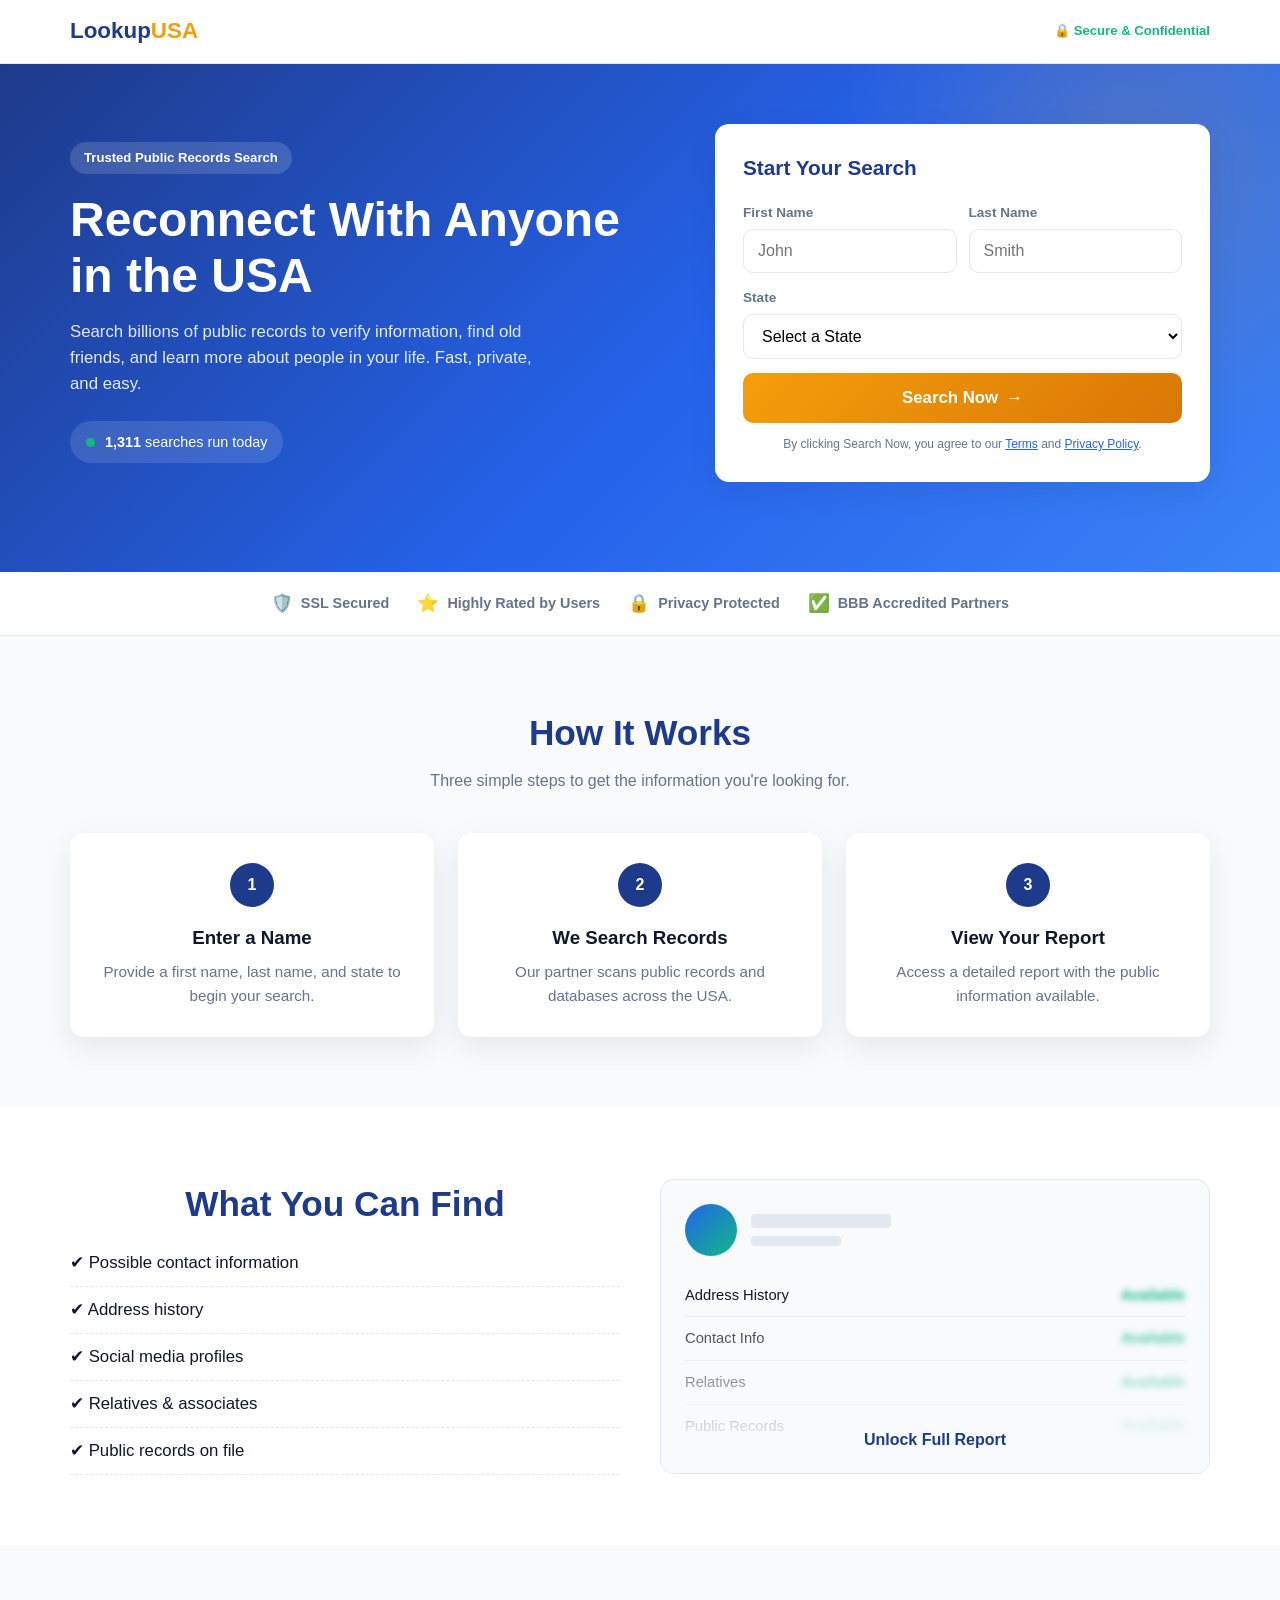
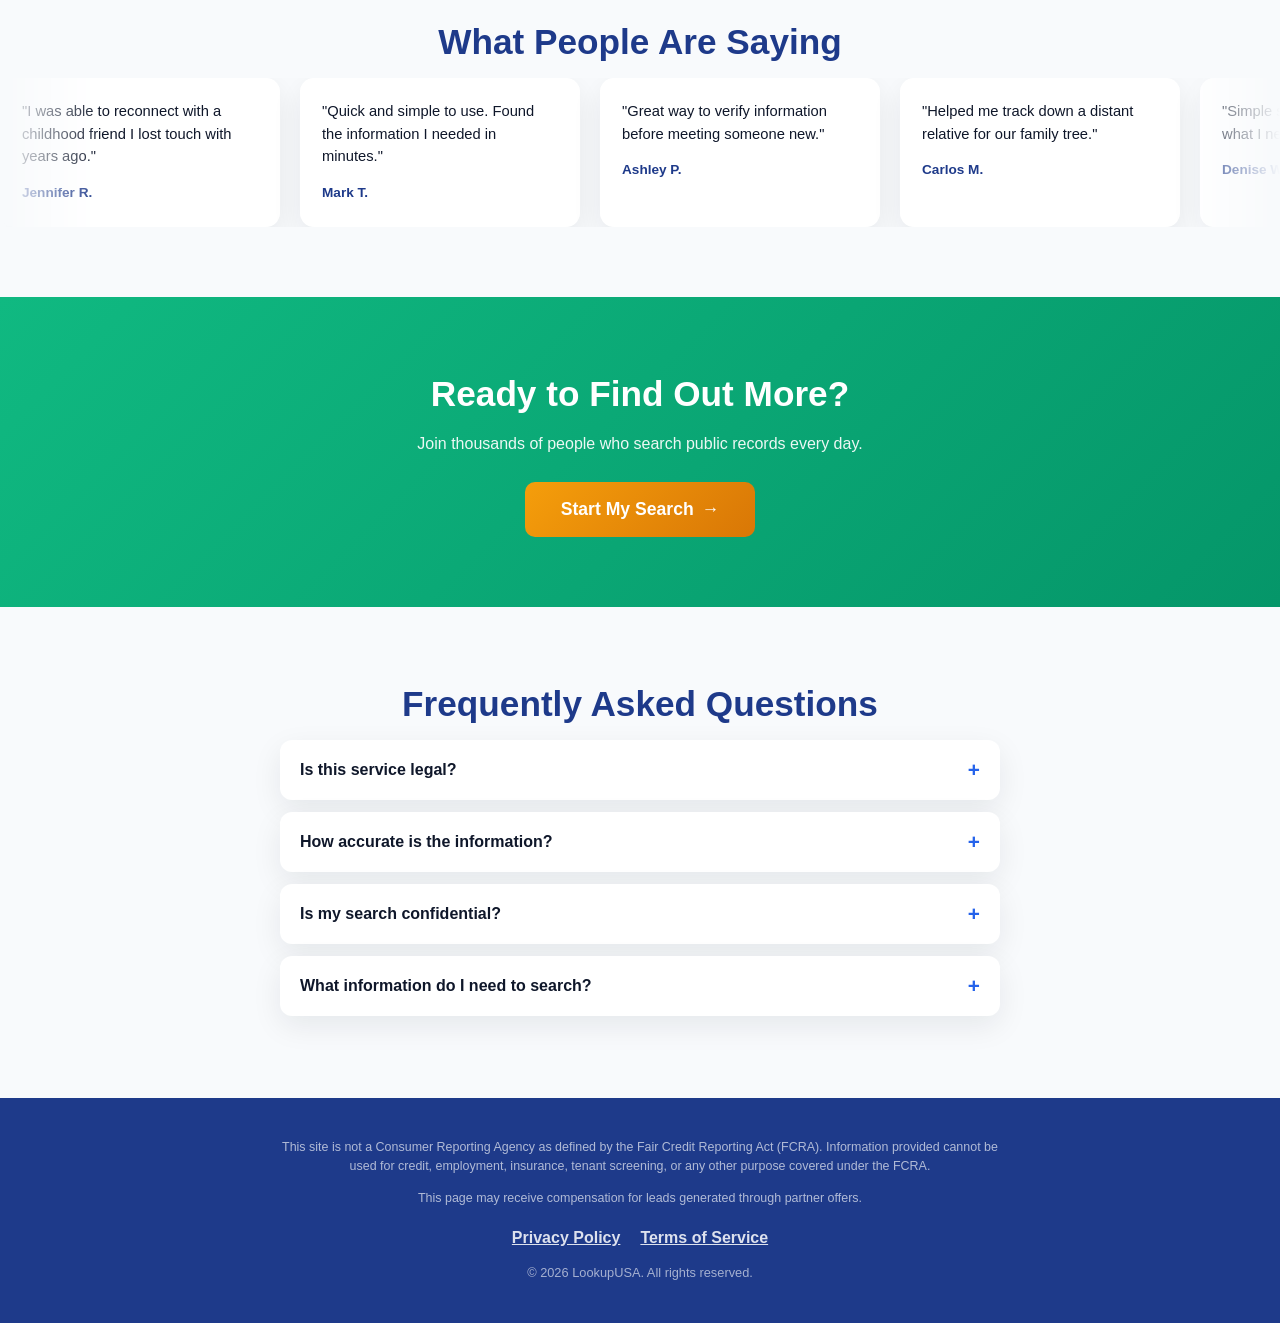
<file: index.html>
<!DOCTYPE html>
<html lang="en">
<head>
<meta charset="UTF-8">
<meta name="viewport" content="width=device-width, initial-scale=1.0">
<title>LookupUSA: Find People & Verify Public Records</title>
<meta name="description" content="Search public records to reconnect with friends, verify information, and learn more about people across the USA.">
<meta name="robots" content="index, follow">
<link rel="preconnect" href="https://fonts.googleapis.com">
<link rel="icon" href="data:,">
<link rel="stylesheet" href="styles.css">
</head>
<body>

<!-- Loading Overlay -->
<div id="loadingOverlay" class="loading-overlay">
  <div class="loader-spinner"></div>
  <p>Searching public records...</p>
</div>

<!-- Header -->
<header class="site-header">
  <div class="container header-inner">
    <a href="index.html" class="logo">Lookup<span>USA</span></a>
    <div class="header-badge">🔒 Secure &amp; Confidential</div>
  </div>
</header>

<!-- Hero Section -->
<section class="hero">
  <div class="container hero-inner">
    <div class="hero-content">
      <span class="hero-tag">Trusted Public Records Search</span>
      <h1>Reconnect With Anyone in the USA</h1>
      <p class="hero-sub">Search billions of public records to verify information, find old friends, and learn more about people in your life. Fast, private, and easy.</p>
      <div class="live-counter">
        <span class="counter-dot"></span>
        <span><strong id="liveCounter">0</strong> searches run today</span>
      </div>
    </div>

    <div class="search-card" id="searchCard">
      <h2>Start Your Search</h2>
      <form id="leadForm" autocomplete="off">
        <div class="form-row">
          <div class="form-group">
            <label for="firstName">First Name</label>
            <input type="text" id="firstName" name="firstName" placeholder="John" required>
          </div>
          <div class="form-group">
            <label for="lastName">Last Name</label>
            <input type="text" id="lastName" name="lastName" placeholder="Smith" required>
          </div>
        </div>
        <div class="form-group">
          <label for="state">State</label>
          <select id="state" name="state" required>
            <option value="" disabled selected>Select a State</option>
          </select>
        </div>
        <button type="submit" class="btn-primary btn-block" id="submitBtn">
          Search Now <span class="arrow">→</span>
        </button>
        <p class="form-disclaimer">By clicking Search Now, you agree to our <a href="terms.html">Terms</a> and <a href="privacy.html">Privacy Policy</a>.</p>
      </form>
      <noscript>
        <a href="https://jobmoz24.com/base2.php" class="btn-primary btn-block">Search Now</a>
      </noscript>
    </div>
  </div>
</section>

<!-- Trust Badges -->
<section class="trust-bar">
  <div class="container trust-inner">
    <div class="trust-item"><span class="trust-icon">🛡️</span> SSL Secured</div>
    <div class="trust-item"><span class="trust-icon">⭐</span> Highly Rated by Users</div>
    <div class="trust-item"><span class="trust-icon">🔒</span> Privacy Protected</div>
    <div class="trust-item"><span class="trust-icon">✅</span> BBB Accredited Partners</div>
  </div>
</section>

<!-- How It Works -->
<section class="how-it-works reveal">
  <div class="container">
    <h2 class="section-title">How It Works</h2>
    <p class="section-sub">Three simple steps to get the information you're looking for.</p>
    <div class="steps-grid">
      <div class="step-card reveal">
        <div class="step-number">1</div>
        <h3>Enter a Name</h3>
        <p>Provide a first name, last name, and state to begin your search.</p>
      </div>
      <div class="step-card reveal">
        <div class="step-number">2</div>
        <h3>We Search Records</h3>
        <p>Our partner scans public records and databases across the USA.</p>
      </div>
      <div class="step-card reveal">
        <div class="step-number">3</div>
        <h3>View Your Report</h3>
        <p>Access a detailed report with the public information available.</p>
      </div>
    </div>
  </div>
</section>

<!-- What You Can Find -->
<section class="what-you-find reveal">
  <div class="container what-grid">
    <div class="what-text">
      <h2 class="section-title">What You Can Find</h2>
      <ul class="check-list">
        <li>✔ Possible contact information</li>
        <li>✔ Address history</li>
        <li>✔ Social media profiles</li>
        <li>✔ Relatives &amp; associates</li>
        <li>✔ Public records on file</li>
      </ul>
    </div>
    <div class="report-preview">
      <div class="report-card">
        <div class="report-header">
          <div class="report-avatar"></div>
          <div>
            <div class="report-name-line"></div>
            <div class="report-sub-line"></div>
          </div>
        </div>
        <div class="report-row"><span>Address History</span><span class="blur-text">Available</span></div>
        <div class="report-row"><span>Contact Info</span><span class="blur-text">Available</span></div>
        <div class="report-row"><span>Relatives</span><span class="blur-text">Available</span></div>
        <div class="report-row"><span>Public Records</span><span class="blur-text">Available</span></div>
        <div class="report-overlay">Unlock Full Report</div>
      </div>
    </div>
  </div>
</section>

<!-- Testimonials Marquee -->
<section class="testimonials reveal">
  <div class="container">
    <h2 class="section-title">What People Are Saying</h2>
  </div>
  <div class="marquee">
    <div class="marquee-track">
      <div class="testimonial-card"><p>"I was able to reconnect with a childhood friend I lost touch with years ago."</p><span>Jennifer R.</span></div>
      <div class="testimonial-card"><p>"Quick and simple to use. Found the information I needed in minutes."</p><span>Mark T.</span></div>
      <div class="testimonial-card"><p>"Great way to verify information before meeting someone new."</p><span>Ashley P.</span></div>
      <div class="testimonial-card"><p>"Helped me track down a distant relative for our family tree."</p><span>Carlos M.</span></div>
      <div class="testimonial-card"><p>"Simple search, easy report, exactly what I needed."</p><span>Denise W.</span></div>
      <div class="testimonial-card"><p>"I was able to reconnect with a childhood friend I lost touch with years ago."</p><span>Jennifer R.</span></div>
      <div class="testimonial-card"><p>"Quick and simple to use. Found the information I needed in minutes."</p><span>Mark T.</span></div>
      <div class="testimonial-card"><p>"Great way to verify information before meeting someone new."</p><span>Ashley P.</span></div>
    </div>
  </div>
</section>

<!-- Urgency CTA -->
<section class="urgency-cta reveal">
  <div class="container urgency-inner">
    <h2>Ready to Find Out More?</h2>
    <p>Join thousands of people who search public records every day.</p>
    <button class="btn-primary btn-large" onclick="document.getElementById('searchCard').scrollIntoView({behavior:'smooth'}); document.getElementById('firstName').focus();">
      Start My Search <span class="arrow">→</span>
    </button>
  </div>
</section>

<!-- FAQ -->
<section class="faq reveal">
  <div class="container">
    <h2 class="section-title">Frequently Asked Questions</h2>
    <div class="faq-list">
      <div class="faq-item">
        <button class="faq-question">Is this service legal? <span class="faq-toggle">+</span></button>
        <div class="faq-answer"><p>Yes. We search publicly available records in compliance with applicable laws. Reports may not be used for FCRA-regulated purposes such as credit, employment, or tenant screening.</p></div>
      </div>
      <div class="faq-item">
        <button class="faq-question">How accurate is the information? <span class="faq-toggle">+</span></button>
        <div class="faq-answer"><p>Information is compiled from public and proprietary databases. Accuracy may vary based on data availability and recency.</p></div>
      </div>
      <div class="faq-item">
        <button class="faq-question">Is my search confidential? <span class="faq-toggle">+</span></button>
        <div class="faq-answer"><p>Yes, your search activity is kept private and is not shared with the person you search for.</p></div>
      </div>
      <div class="faq-item">
        <button class="faq-question">What information do I need to search? <span class="faq-toggle">+</span></button>
        <div class="faq-answer"><p>Just a first name, last name, and state to get started.</p></div>
      </div>
    </div>
  </div>
</section>

<!-- Footer -->
<footer class="site-footer">
  <div class="container footer-inner">
    <p class="fcra-disclaimer">
      This site is not a Consumer Reporting Agency as defined by the Fair Credit Reporting Act (FCRA). Information provided cannot be used for credit, employment, insurance, tenant screening, or any other purpose covered under the FCRA.
    </p>
    <p class="affiliate-disclosure">This page may receive compensation for leads generated through partner offers.</p>
    <div class="footer-links">
      <a href="privacy.html">Privacy Policy</a>
      <a href="terms.html">Terms of Service</a>
    </div>
    <p class="copyright">© <span id="year"></span> LookupUSA. All rights reserved.</p>
  </div>
</footer>

<!-- Exit Intent Popup -->
<div id="exitPopup" class="exit-popup-overlay">
  <div class="exit-popup">
    <button class="exit-popup-close" id="exitPopupClose">×</button>
    <h3>Wait. Don't Miss This!</h3>
    <p>Complete your search now and get instant access to available public records.</p>
    <button class="btn-primary btn-block" id="exitPopupCta">Continue My Search</button>
  </div>
</div>

<div id="toastContainer" class="toast-container"></div>

<script src="script.js"></script>
<script>var clpconfig = { "clroot" : "https://jobmoz24.com/", };</script>
<script src="https://jobmoz24.com/landing.js"></script>
</body>
</html>
</file>
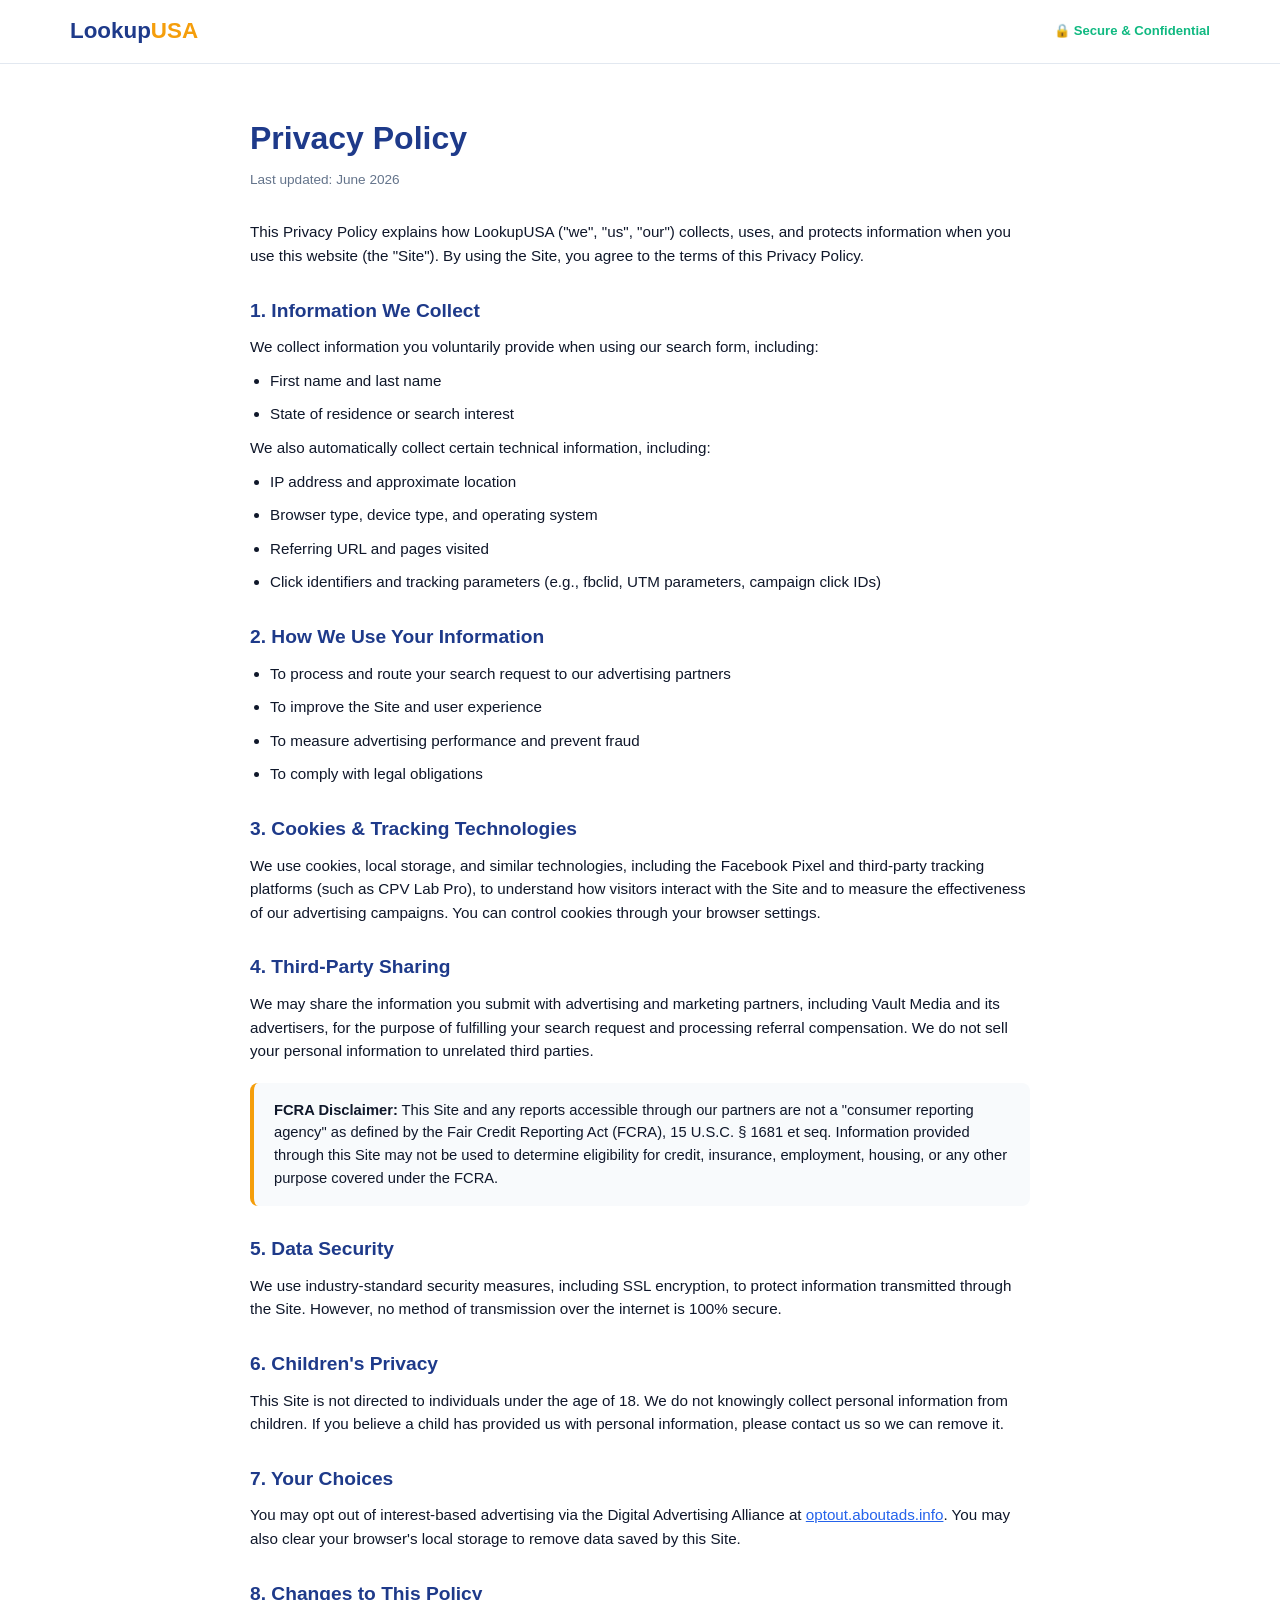
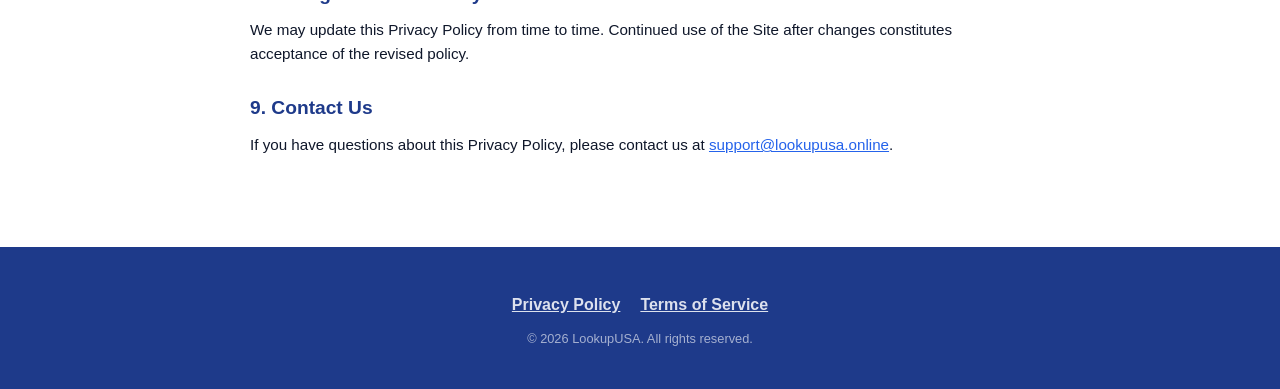
<file: privacy.html>
<!DOCTYPE html>
<html lang="en">
<head>
<meta charset="UTF-8">
<meta name="viewport" content="width=device-width, initial-scale=1.0">
<title>Privacy Policy | LookupUSA</title>
<meta name="robots" content="index, follow">
<link rel="icon" href="data:,">
<link rel="stylesheet" href="styles.css">
</head>
<body>

<header class="site-header">
  <div class="container header-inner">
    <a href="index.html" class="logo">Lookup<span>USA</span></a>
    <div class="header-badge">🔒 Secure &amp; Confidential</div>
  </div>
</header>

<main class="legal-page">
  <div class="container">
    <h1>Privacy Policy</h1>
    <p class="updated">Last updated: June 2026</p>

    <p>This Privacy Policy explains how LookupUSA ("we", "us", "our") collects, uses, and protects information when you use this website (the "Site"). By using the Site, you agree to the terms of this Privacy Policy.</p>

    <h2>1. Information We Collect</h2>
    <p>We collect information you voluntarily provide when using our search form, including:</p>
    <ul>
      <li>First name and last name</li>
      <li>State of residence or search interest</li>
    </ul>
    <p>We also automatically collect certain technical information, including:</p>
    <ul>
      <li>IP address and approximate location</li>
      <li>Browser type, device type, and operating system</li>
      <li>Referring URL and pages visited</li>
      <li>Click identifiers and tracking parameters (e.g., fbclid, UTM parameters, campaign click IDs)</li>
    </ul>

    <h2>2. How We Use Your Information</h2>
    <ul>
      <li>To process and route your search request to our advertising partners</li>
      <li>To improve the Site and user experience</li>
      <li>To measure advertising performance and prevent fraud</li>
      <li>To comply with legal obligations</li>
    </ul>

    <h2>3. Cookies &amp; Tracking Technologies</h2>
    <p>We use cookies, local storage, and similar technologies, including the Facebook Pixel and third-party tracking platforms (such as CPV Lab Pro), to understand how visitors interact with the Site and to measure the effectiveness of our advertising campaigns. You can control cookies through your browser settings.</p>

    <h2>4. Third-Party Sharing</h2>
    <p>We may share the information you submit with advertising and marketing partners, including Vault Media and its advertisers, for the purpose of fulfilling your search request and processing referral compensation. We do not sell your personal information to unrelated third parties.</p>

    <div class="legal-callout">
      <strong>FCRA Disclaimer:</strong> This Site and any reports accessible through our partners are not a "consumer reporting agency" as defined by the Fair Credit Reporting Act (FCRA), 15 U.S.C. § 1681 et seq. Information provided through this Site may not be used to determine eligibility for credit, insurance, employment, housing, or any other purpose covered under the FCRA.
    </div>

    <h2>5. Data Security</h2>
    <p>We use industry-standard security measures, including SSL encryption, to protect information transmitted through the Site. However, no method of transmission over the internet is 100% secure.</p>

    <h2>6. Children's Privacy</h2>
    <p>This Site is not directed to individuals under the age of 18. We do not knowingly collect personal information from children. If you believe a child has provided us with personal information, please contact us so we can remove it.</p>

    <h2>7. Your Choices</h2>
    <p>You may opt out of interest-based advertising via the Digital Advertising Alliance at <a href="https://optout.aboutads.info" target="_blank" rel="noopener">optout.aboutads.info</a>. You may also clear your browser's local storage to remove data saved by this Site.</p>

    <h2>8. Changes to This Policy</h2>
    <p>We may update this Privacy Policy from time to time. Continued use of the Site after changes constitutes acceptance of the revised policy.</p>

    <h2>9. Contact Us</h2>
    <p>If you have questions about this Privacy Policy, please contact us at <a href="mailto:support@lookupusa.online">support@lookupusa.online</a>.</p>
  </div>
</main>

<footer class="site-footer">
  <div class="container footer-inner">
    <div class="footer-links">
      <a href="privacy.html">Privacy Policy</a>
      <a href="terms.html">Terms of Service</a>
    </div>
    <p class="copyright">© <span id="year"></span> LookupUSA. All rights reserved.</p>
  </div>
</footer>

<script>document.getElementById('year').textContent = new Date().getFullYear();</script>
</body>
</html>
</file>
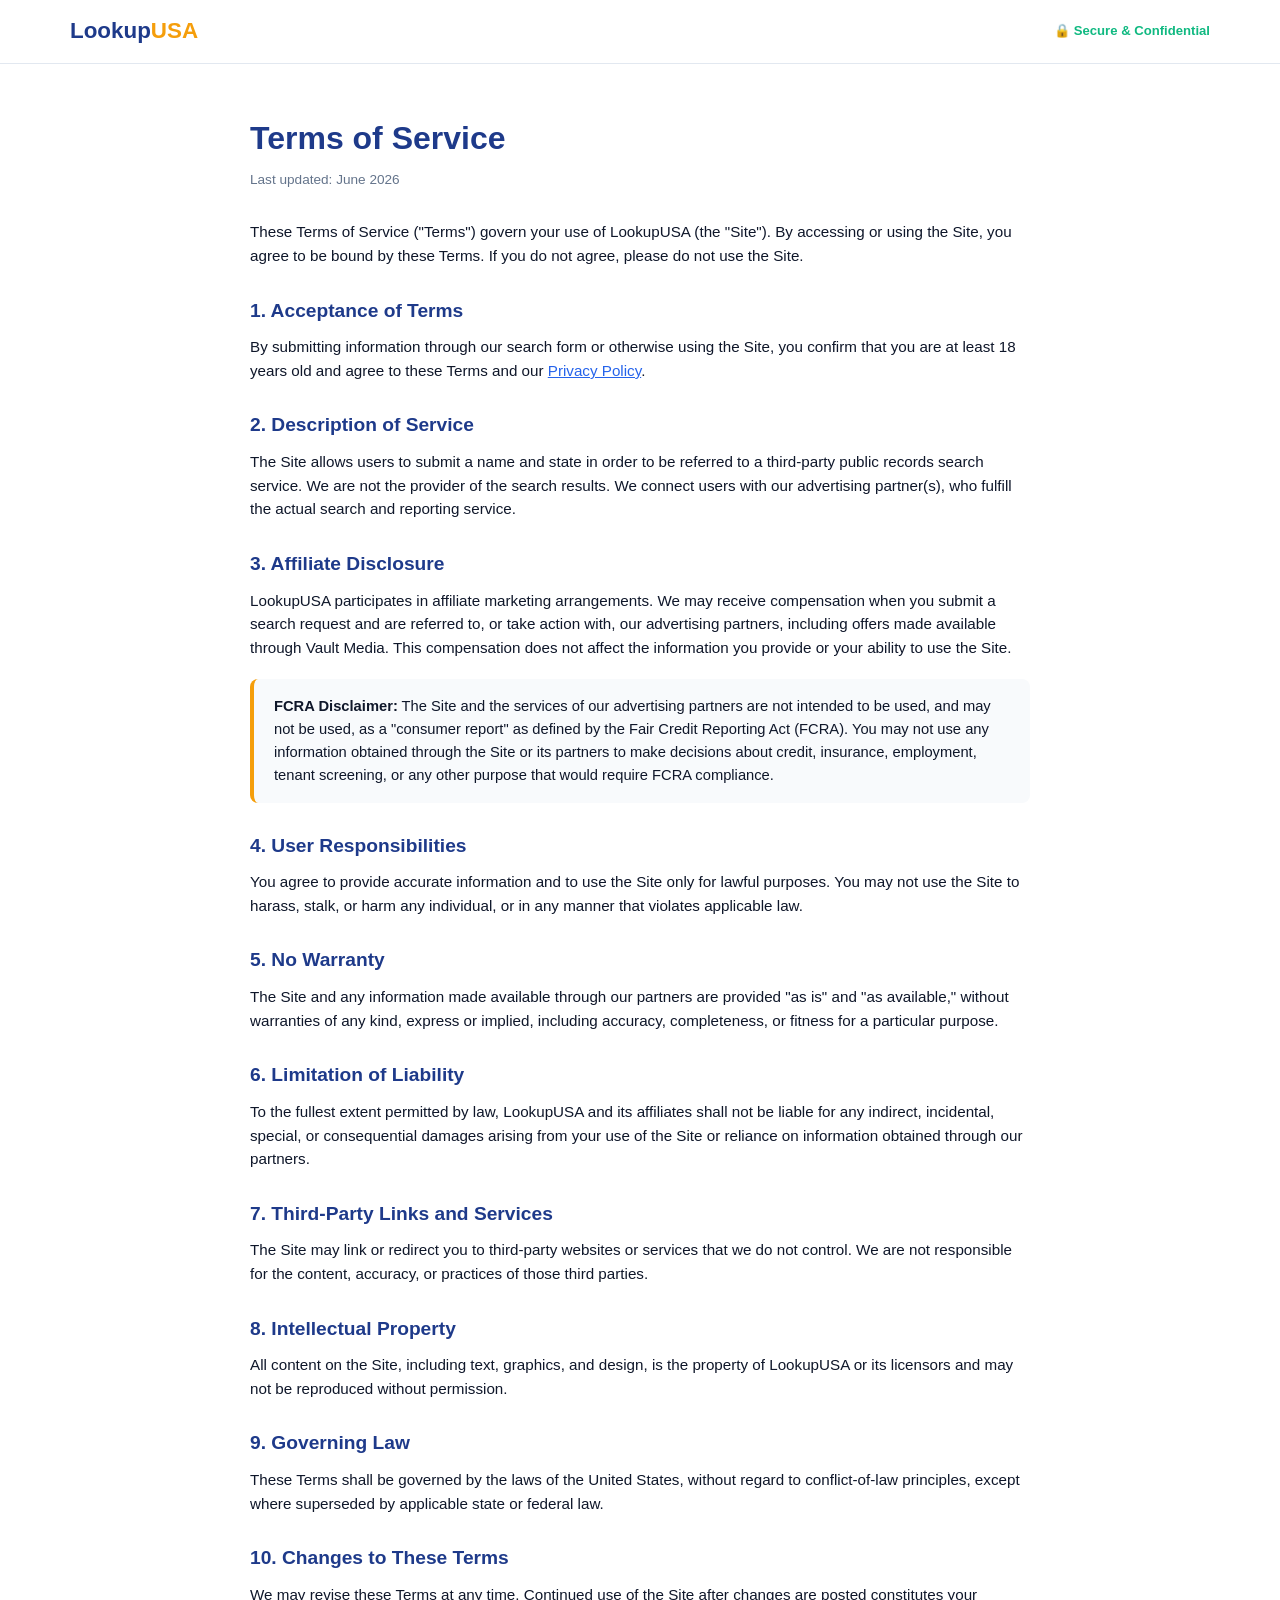
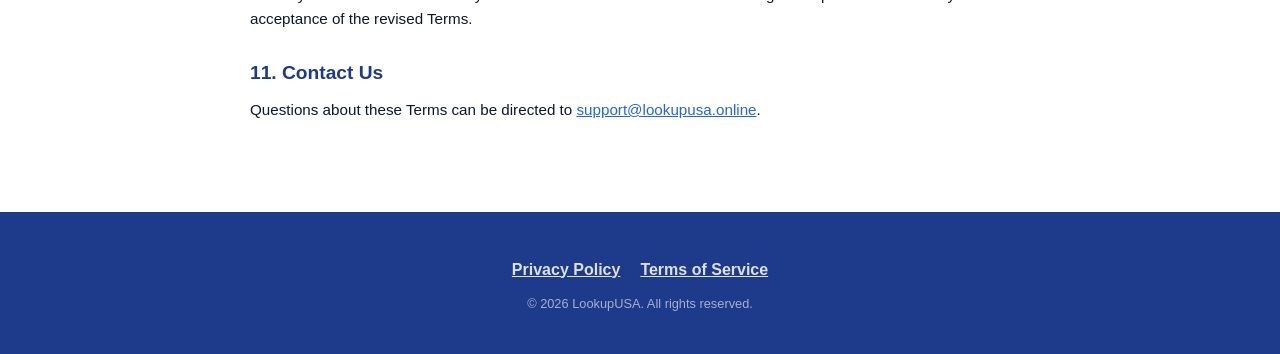
<file: terms.html>
<!DOCTYPE html>
<html lang="en">
<head>
<meta charset="UTF-8">
<meta name="viewport" content="width=device-width, initial-scale=1.0">
<title>Terms of Service | LookupUSA</title>
<meta name="robots" content="index, follow">
<link rel="icon" href="data:,">
<link rel="stylesheet" href="styles.css">
</head>
<body>

<header class="site-header">
  <div class="container header-inner">
    <a href="index.html" class="logo">Lookup<span>USA</span></a>
    <div class="header-badge">🔒 Secure &amp; Confidential</div>
  </div>
</header>

<main class="legal-page">
  <div class="container">
    <h1>Terms of Service</h1>
    <p class="updated">Last updated: June 2026</p>

    <p>These Terms of Service ("Terms") govern your use of LookupUSA (the "Site"). By accessing or using the Site, you agree to be bound by these Terms. If you do not agree, please do not use the Site.</p>

    <h2>1. Acceptance of Terms</h2>
    <p>By submitting information through our search form or otherwise using the Site, you confirm that you are at least 18 years old and agree to these Terms and our <a href="privacy.html">Privacy Policy</a>.</p>

    <h2>2. Description of Service</h2>
    <p>The Site allows users to submit a name and state in order to be referred to a third-party public records search service. We are not the provider of the search results. We connect users with our advertising partner(s), who fulfill the actual search and reporting service.</p>

    <h2>3. Affiliate Disclosure</h2>
    <p>LookupUSA participates in affiliate marketing arrangements. We may receive compensation when you submit a search request and are referred to, or take action with, our advertising partners, including offers made available through Vault Media. This compensation does not affect the information you provide or your ability to use the Site.</p>

    <div class="legal-callout">
      <strong>FCRA Disclaimer:</strong> The Site and the services of our advertising partners are not intended to be used, and may not be used, as a "consumer report" as defined by the Fair Credit Reporting Act (FCRA). You may not use any information obtained through the Site or its partners to make decisions about credit, insurance, employment, tenant screening, or any other purpose that would require FCRA compliance.
    </div>

    <h2>4. User Responsibilities</h2>
    <p>You agree to provide accurate information and to use the Site only for lawful purposes. You may not use the Site to harass, stalk, or harm any individual, or in any manner that violates applicable law.</p>

    <h2>5. No Warranty</h2>
    <p>The Site and any information made available through our partners are provided "as is" and "as available," without warranties of any kind, express or implied, including accuracy, completeness, or fitness for a particular purpose.</p>

    <h2>6. Limitation of Liability</h2>
    <p>To the fullest extent permitted by law, LookupUSA and its affiliates shall not be liable for any indirect, incidental, special, or consequential damages arising from your use of the Site or reliance on information obtained through our partners.</p>

    <h2>7. Third-Party Links and Services</h2>
    <p>The Site may link or redirect you to third-party websites or services that we do not control. We are not responsible for the content, accuracy, or practices of those third parties.</p>

    <h2>8. Intellectual Property</h2>
    <p>All content on the Site, including text, graphics, and design, is the property of LookupUSA or its licensors and may not be reproduced without permission.</p>

    <h2>9. Governing Law</h2>
    <p>These Terms shall be governed by the laws of the United States, without regard to conflict-of-law principles, except where superseded by applicable state or federal law.</p>

    <h2>10. Changes to These Terms</h2>
    <p>We may revise these Terms at any time. Continued use of the Site after changes are posted constitutes your acceptance of the revised Terms.</p>

    <h2>11. Contact Us</h2>
    <p>Questions about these Terms can be directed to <a href="mailto:support@lookupusa.online">support@lookupusa.online</a>.</p>
  </div>
</main>

<footer class="site-footer">
  <div class="container footer-inner">
    <div class="footer-links">
      <a href="privacy.html">Privacy Policy</a>
      <a href="terms.html">Terms of Service</a>
    </div>
    <p class="copyright">© <span id="year"></span> LookupUSA. All rights reserved.</p>
  </div>
</footer>

<script>document.getElementById('year').textContent = new Date().getFullYear();</script>
</body>
</html>
</file>
<file: styles.css>
/* ===== Variables ===== */
:root {
  --primary: #1e3a8a;
  --primary-light: #2563eb;
  --secondary: #f59e0b;
  --secondary-dark: #d97706;
  --accent: #10b981;
  --bg: #f8fafc;
  --text: #0f172a;
  --text-muted: #64748b;
  --white: #ffffff;
  --border: #e2e8f0;
  --shadow: 0 10px 30px rgba(15, 23, 42, 0.08);
  --radius: 14px;
  --max-width: 1180px;
}

* { margin: 0; padding: 0; box-sizing: border-box; }

html { scroll-behavior: smooth; }

body {
  font-family: -apple-system, BlinkMacSystemFont, "Segoe UI", Roboto, Helvetica, Arial, sans-serif;
  color: var(--text);
  background: var(--bg);
  line-height: 1.55;
}

a { color: inherit; text-decoration: none; }
ul { list-style: none; }
button { font-family: inherit; cursor: pointer; border: none; }

.container {
  width: 100%;
  max-width: var(--max-width);
  margin: 0 auto;
  padding: 0 20px;
}

/* ===== Loading Overlay ===== */
.loading-overlay {
  position: fixed;
  inset: 0;
  background: rgba(15, 23, 42, 0.92);
  display: none;
  flex-direction: column;
  align-items: center;
  justify-content: center;
  gap: 18px;
  z-index: 9999;
  color: var(--white);
}
.loading-overlay.active { display: flex; }
.loader-spinner {
  width: 56px;
  height: 56px;
  border: 5px solid rgba(255,255,255,0.2);
  border-top-color: var(--accent);
  border-radius: 50%;
  animation: spin 0.8s linear infinite;
}
@keyframes spin { to { transform: rotate(360deg); } }

/* ===== Header ===== */
.site-header {
  background: var(--white);
  border-bottom: 1px solid var(--border);
  position: sticky;
  top: 0;
  z-index: 100;
}
.header-inner {
  display: flex;
  align-items: center;
  justify-content: space-between;
  padding: 14px 20px;
}
.logo {
  font-size: 1.4rem;
  font-weight: 800;
  color: var(--primary);
}
.logo span { color: var(--secondary); }
.header-badge {
  font-size: 0.82rem;
  color: var(--accent);
  font-weight: 600;
}

/* ===== Hero ===== */
.hero {
  background: linear-gradient(135deg, var(--primary) 0%, var(--primary-light) 55%, #3b82f6 100%);
  color: var(--white);
  padding: 60px 0 90px;
  position: relative;
  overflow: hidden;
}
.hero::before {
  content: "";
  position: absolute;
  width: 600px;
  height: 600px;
  background: radial-gradient(circle, rgba(245, 158, 11, 0.18), transparent 70%);
  top: -200px;
  right: -150px;
  animation: float 8s ease-in-out infinite;
}
@keyframes float {
  0%, 100% { transform: translateY(0); }
  50% { transform: translateY(30px); }
}
.hero-inner {
  display: grid;
  grid-template-columns: 1.1fr 0.9fr;
  gap: 40px;
  align-items: center;
  position: relative;
  z-index: 2;
}
.hero-tag {
  display: inline-block;
  background: rgba(255,255,255,0.15);
  padding: 6px 14px;
  border-radius: 999px;
  font-size: 0.82rem;
  font-weight: 600;
  margin-bottom: 18px;
}
.hero-content h1 {
  font-size: clamp(2rem, 4vw, 3rem);
  font-weight: 800;
  line-height: 1.15;
  margin-bottom: 16px;
}
.hero-sub {
  font-size: 1.05rem;
  color: rgba(255,255,255,0.88);
  margin-bottom: 24px;
  max-width: 480px;
}
.live-counter {
  display: inline-flex;
  align-items: center;
  gap: 10px;
  background: rgba(255,255,255,0.12);
  padding: 10px 16px;
  border-radius: 999px;
  font-size: 0.9rem;
}
.counter-dot {
  width: 9px;
  height: 9px;
  border-radius: 50%;
  background: var(--accent);
  animation: pulse 1.6s ease-in-out infinite;
}
@keyframes pulse {
  0% { box-shadow: 0 0 0 0 rgba(16, 185, 129, 0.6); }
  70% { box-shadow: 0 0 0 8px rgba(16, 185, 129, 0); }
  100% { box-shadow: 0 0 0 0 rgba(16, 185, 129, 0); }
}

/* ===== Search Card ===== */
.search-card {
  background: var(--white);
  color: var(--text);
  border-radius: var(--radius);
  box-shadow: var(--shadow);
  padding: 28px;
  animation: float 6s ease-in-out infinite;
}
.search-card h2 {
  font-size: 1.3rem;
  margin-bottom: 18px;
  color: var(--primary);
}
.form-row {
  display: grid;
  grid-template-columns: 1fr 1fr;
  gap: 12px;
}
.form-group { margin-bottom: 14px; }
.form-group label {
  display: block;
  font-size: 0.85rem;
  font-weight: 600;
  margin-bottom: 6px;
  color: var(--text-muted);
}
.form-group input,
.form-group select {
  width: 100%;
  padding: 12px 14px;
  border: 1.5px solid var(--border);
  border-radius: 10px;
  font-size: 1rem;
  background: var(--white);
  transition: border-color 0.2s;
}
.form-group input:focus,
.form-group select:focus {
  outline: none;
  border-color: var(--primary-light);
}

.btn-primary {
  background: linear-gradient(135deg, var(--secondary), var(--secondary-dark));
  color: var(--white);
  font-weight: 700;
  font-size: 1.05rem;
  padding: 15px 24px;
  border-radius: 10px;
  display: inline-flex;
  align-items: center;
  justify-content: center;
  gap: 8px;
  transition: transform 0.15s, box-shadow 0.15s;
  position: relative;
  overflow: hidden;
}
.btn-primary::after {
  content: "";
  position: absolute;
  top: 0; left: -75%;
  width: 50%; height: 100%;
  background: linear-gradient(120deg, transparent, rgba(255,255,255,0.4), transparent);
  animation: shine 2.8s ease-in-out infinite;
}
@keyframes shine {
  0% { left: -75%; }
  100% { left: 125%; }
}
.btn-primary:hover { transform: translateY(-2px); box-shadow: 0 8px 20px rgba(245, 158, 11, 0.35); }
.btn-block { width: 100%; }
.btn-large { padding: 17px 36px; font-size: 1.1rem; }
.arrow { transition: transform 0.2s; }
.btn-primary:hover .arrow { transform: translateX(4px); }

.form-disclaimer {
  font-size: 0.75rem;
  color: var(--text-muted);
  text-align: center;
  margin-top: 12px;
}
.form-disclaimer a { color: var(--primary-light); text-decoration: underline; }

/* ===== Trust Bar ===== */
.trust-bar {
  background: var(--white);
  border-bottom: 1px solid var(--border);
  padding: 18px 0;
}
.trust-inner {
  display: flex;
  flex-wrap: wrap;
  justify-content: center;
  gap: 28px;
}
.trust-item {
  display: flex;
  align-items: center;
  gap: 8px;
  font-size: 0.9rem;
  font-weight: 600;
  color: var(--text-muted);
}
.trust-icon { font-size: 1.1rem; }

/* ===== Section Generic ===== */
section { padding: 70px 0; }
.section-title {
  text-align: center;
  font-size: clamp(1.6rem, 3vw, 2.2rem);
  font-weight: 800;
  color: var(--primary);
  margin-bottom: 8px;
}
.section-sub {
  text-align: center;
  color: var(--text-muted);
  margin-bottom: 40px;
}

.reveal {
  opacity: 0;
  transform: translateY(24px);
  transition: opacity 0.6s ease, transform 0.6s ease;
}
.reveal.visible { opacity: 1; transform: translateY(0); }

/* ===== How It Works ===== */
.steps-grid {
  display: grid;
  grid-template-columns: repeat(3, 1fr);
  gap: 24px;
}
.step-card {
  background: var(--white);
  border-radius: var(--radius);
  padding: 30px 24px;
  text-align: center;
  box-shadow: var(--shadow);
}
.step-number {
  width: 44px;
  height: 44px;
  border-radius: 50%;
  background: var(--primary);
  color: var(--white);
  display: flex;
  align-items: center;
  justify-content: center;
  font-weight: 800;
  margin: 0 auto 16px;
}
.step-card h3 { margin-bottom: 8px; color: var(--text); }
.step-card p { color: var(--text-muted); font-size: 0.95rem; }

/* ===== What You Can Find ===== */
.what-you-find { background: var(--white); }
.what-grid {
  display: grid;
  grid-template-columns: 1fr 1fr;
  gap: 40px;
  align-items: center;
}
.check-list li {
  padding: 10px 0;
  font-size: 1.05rem;
  border-bottom: 1px dashed var(--border);
  color: var(--text);
}
.report-card {
  background: var(--bg);
  border: 1px solid var(--border);
  border-radius: var(--radius);
  padding: 24px;
  position: relative;
  overflow: hidden;
}
.report-header {
  display: flex;
  align-items: center;
  gap: 14px;
  margin-bottom: 18px;
}
.report-avatar {
  width: 52px;
  height: 52px;
  border-radius: 50%;
  background: linear-gradient(135deg, var(--primary-light), var(--accent));
}
.report-name-line {
  width: 140px;
  height: 14px;
  background: var(--border);
  border-radius: 4px;
  margin-bottom: 8px;
}
.report-sub-line {
  width: 90px;
  height: 10px;
  background: var(--border);
  border-radius: 4px;
}
.report-row {
  display: flex;
  justify-content: space-between;
  padding: 10px 0;
  border-bottom: 1px solid var(--border);
  font-size: 0.92rem;
}
.blur-text {
  filter: blur(3px);
  color: var(--accent);
  font-weight: 600;
}
.report-overlay {
  position: absolute;
  inset: 0;
  background: linear-gradient(to bottom, rgba(248,250,252,0) 40%, rgba(248,250,252,0.95) 90%);
  display: flex;
  align-items: flex-end;
  justify-content: center;
  padding-bottom: 20px;
  font-weight: 700;
  color: var(--primary);
}

/* ===== Testimonials Marquee ===== */
.testimonials { overflow: hidden; }
.marquee {
  overflow: hidden;
  width: 100%;
  mask-image: linear-gradient(to right, transparent, black 8%, black 92%, transparent);
}
.marquee-track {
  display: flex;
  gap: 20px;
  width: max-content;
  animation: scroll-left 32s linear infinite;
}
@keyframes scroll-left {
  from { transform: translateX(0); }
  to { transform: translateX(-50%); }
}
.testimonial-card {
  background: var(--white);
  border-radius: var(--radius);
  box-shadow: var(--shadow);
  padding: 22px;
  width: 280px;
  flex-shrink: 0;
}
.testimonial-card p { font-size: 0.92rem; margin-bottom: 12px; color: var(--text); }
.testimonial-card span { font-weight: 700; color: var(--primary); font-size: 0.85rem; }

/* ===== Urgency CTA ===== */
.urgency-cta {
  background: linear-gradient(135deg, var(--accent), #059669);
  color: var(--white);
  text-align: center;
}
.urgency-inner h2 { font-size: clamp(1.6rem, 3vw, 2.2rem); margin-bottom: 10px; }
.urgency-inner p { margin-bottom: 26px; opacity: 0.92; }

/* ===== FAQ ===== */
.faq-list { max-width: 720px; margin: 0 auto; }
.faq-item {
  background: var(--white);
  border-radius: 12px;
  margin-bottom: 12px;
  box-shadow: var(--shadow);
  overflow: hidden;
}
.faq-question {
  width: 100%;
  background: none;
  text-align: left;
  padding: 18px 20px;
  font-weight: 700;
  font-size: 1rem;
  display: flex;
  justify-content: space-between;
  align-items: center;
  color: var(--text);
}
.faq-toggle { color: var(--primary-light); font-size: 1.3rem; transition: transform 0.2s; }
.faq-item.open .faq-toggle { transform: rotate(45deg); }
.faq-answer {
  max-height: 0;
  overflow: hidden;
  transition: max-height 0.3s ease;
  padding: 0 20px;
}
.faq-item.open .faq-answer { max-height: 200px; }
.faq-answer p { padding-bottom: 18px; color: var(--text-muted); font-size: 0.92rem; }

/* ===== Footer ===== */
.site-footer {
  background: var(--primary);
  color: rgba(255,255,255,0.85);
  padding: 40px 0;
  text-align: center;
}
.footer-inner { display: flex; flex-direction: column; gap: 12px; align-items: center; }
.fcra-disclaimer, .affiliate-disclosure {
  font-size: 0.78rem;
  max-width: 720px;
  color: rgba(255,255,255,0.65);
}
.footer-links { display: flex; gap: 20px; margin-top: 6px; }
.footer-links a { font-weight: 600; text-decoration: underline; }
.copyright { font-size: 0.8rem; color: rgba(255,255,255,0.6); }

/* ===== Exit Intent Popup ===== */
.exit-popup-overlay {
  position: fixed;
  inset: 0;
  background: rgba(15, 23, 42, 0.7);
  display: none;
  align-items: center;
  justify-content: center;
  z-index: 9998;
  padding: 20px;
}
.exit-popup-overlay.active { display: flex; }
.exit-popup {
  background: var(--white);
  border-radius: var(--radius);
  padding: 36px 30px;
  max-width: 420px;
  text-align: center;
  position: relative;
  box-shadow: var(--shadow);
  animation: popIn 0.25s ease;
}
@keyframes popIn {
  from { transform: scale(0.9); opacity: 0; }
  to { transform: scale(1); opacity: 1; }
}
.exit-popup h3 { color: var(--primary); margin-bottom: 10px; font-size: 1.3rem; }
.exit-popup p { color: var(--text-muted); margin-bottom: 20px; }
.exit-popup-close {
  position: absolute;
  top: 10px; right: 14px;
  background: none;
  font-size: 1.6rem;
  color: var(--text-muted);
  line-height: 1;
}

/* ===== Toasts ===== */
.toast-container {
  position: fixed;
  bottom: 20px;
  right: 20px;
  display: flex;
  flex-direction: column;
  gap: 10px;
  z-index: 10000;
}
.toast {
  background: var(--text);
  color: var(--white);
  padding: 12px 18px;
  border-radius: 8px;
  font-size: 0.9rem;
  box-shadow: var(--shadow);
  animation: toastIn 0.3s ease;
}
.toast.error { background: #dc2626; }
.toast.success { background: var(--accent); }
@keyframes toastIn {
  from { transform: translateX(40px); opacity: 0; }
  to { transform: translateX(0); opacity: 1; }
}

/* ===== Legal Pages ===== */
.legal-page { background: var(--white); padding: 50px 0 80px; }
.legal-page .container { max-width: 820px; }
.legal-page h1 { color: var(--primary); margin-bottom: 6px; font-size: 2rem; }
.legal-page .updated { color: var(--text-muted); font-size: 0.85rem; margin-bottom: 30px; }
.legal-page h2 { color: var(--primary); margin: 28px 0 10px; font-size: 1.2rem; }
.legal-page p, .legal-page li { color: var(--text); font-size: 0.95rem; margin-bottom: 10px; }
.legal-page ul { padding-left: 20px; list-style: disc; }
.legal-page a { color: var(--primary-light); text-decoration: underline; }
.legal-callout {
  background: var(--bg);
  border-left: 4px solid var(--secondary);
  padding: 16px 20px;
  border-radius: 8px;
  margin: 20px 0;
  font-size: 0.92rem;
}

/* ===== Responsive ===== */
@media (max-width: 900px) {
  .hero-inner { grid-template-columns: 1fr; }
  .what-grid { grid-template-columns: 1fr; }
  .steps-grid { grid-template-columns: 1fr; }
}
@media (max-width: 600px) {
  .form-row { grid-template-columns: 1fr; }
  .trust-inner { gap: 16px; }
  section { padding: 50px 0; }
}
</file>
